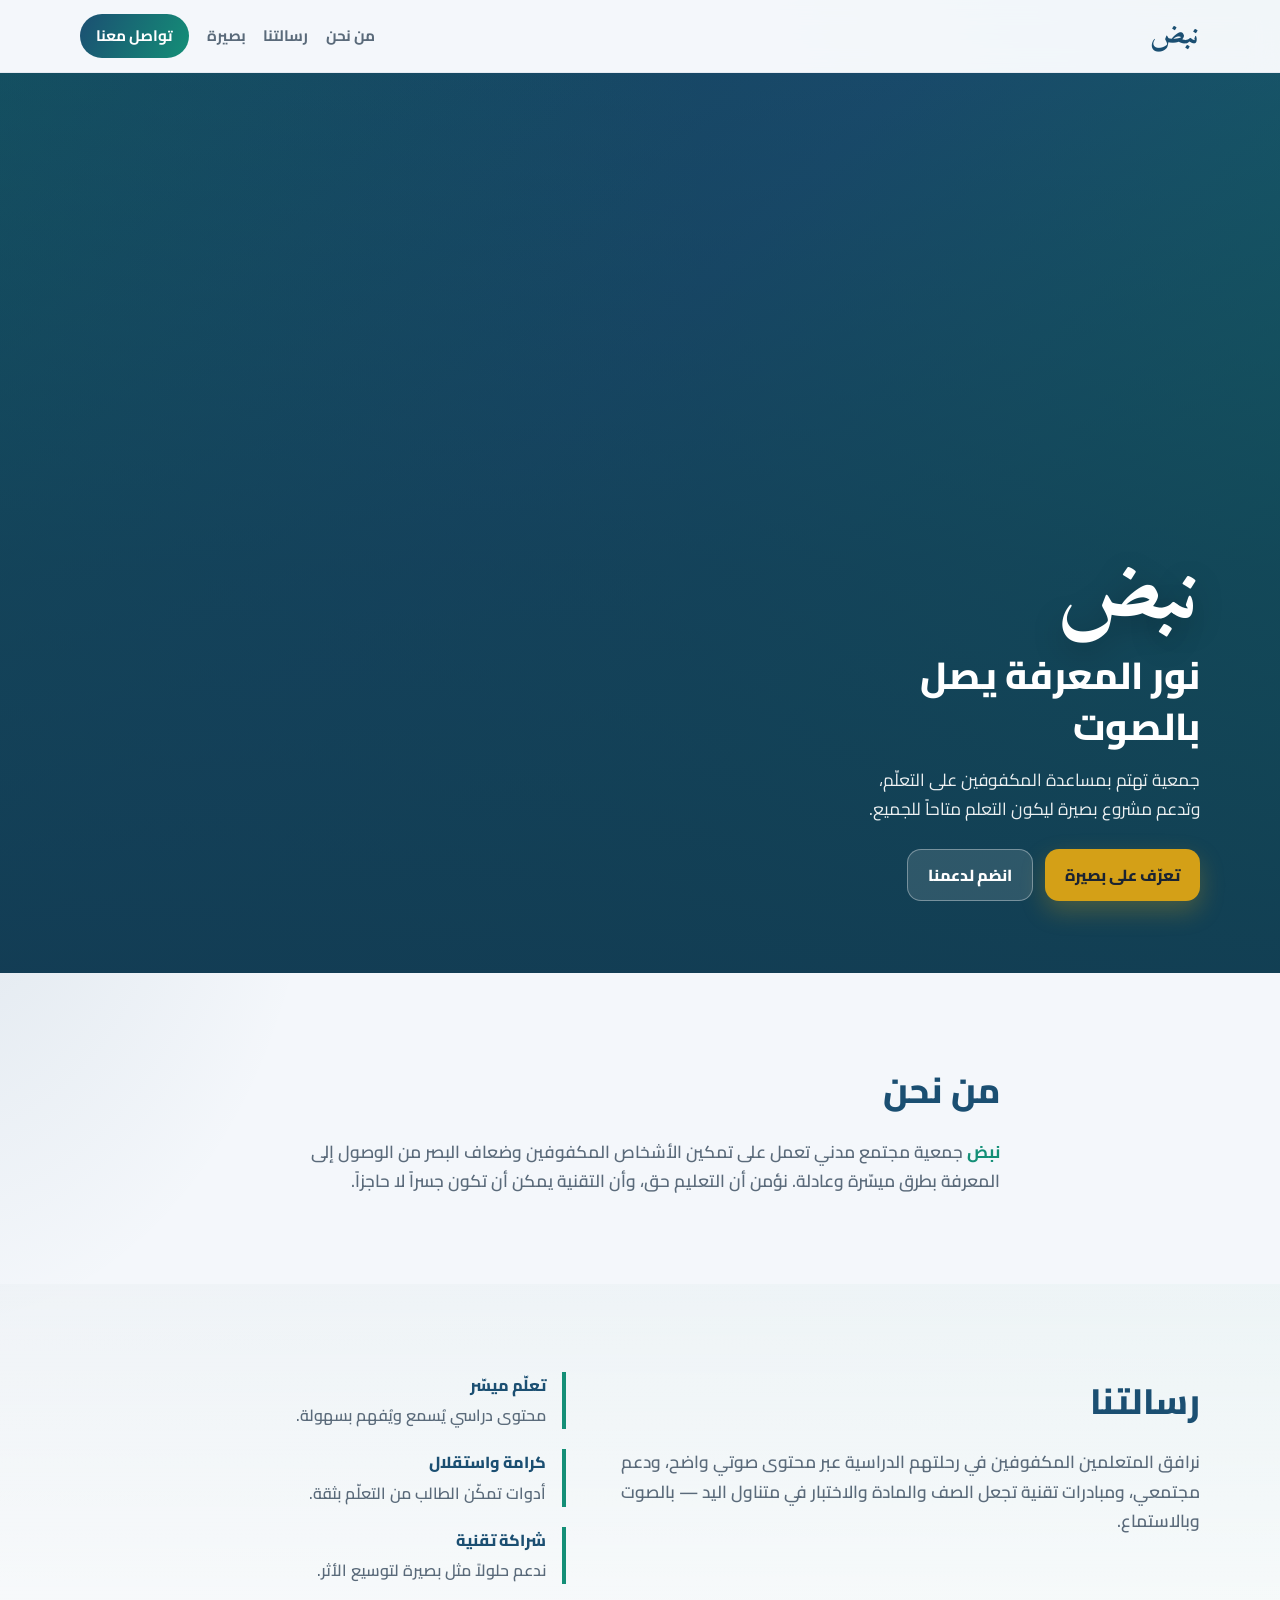
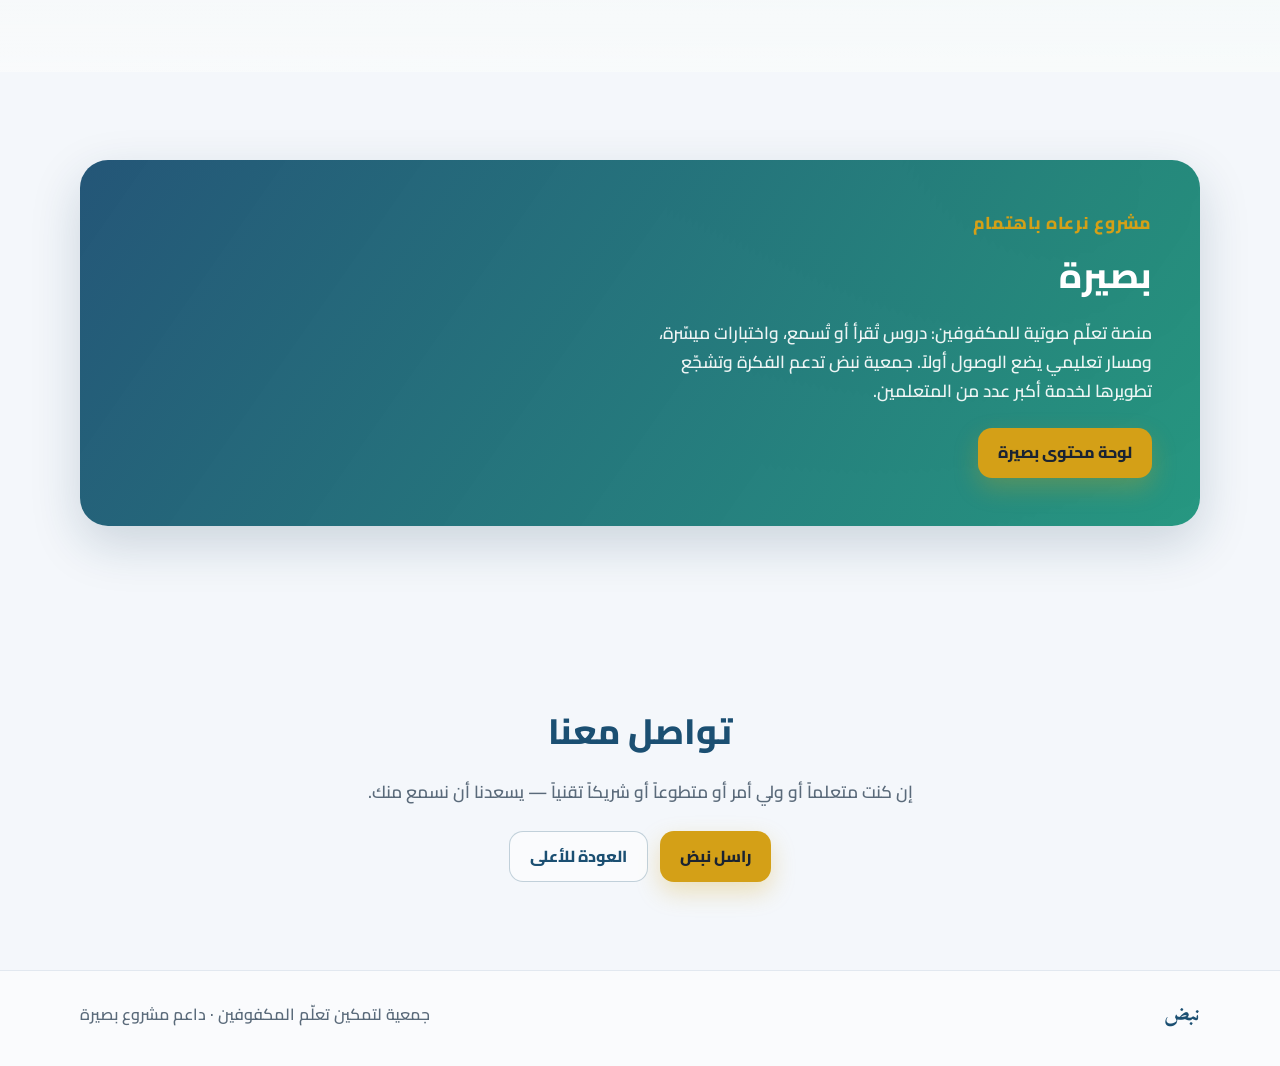
<file: nabd-site/index.html>
<!DOCTYPE html>
<html lang="ar" dir="rtl">
<head>
  <meta charset="UTF-8" />
  <meta name="viewport" content="width=device-width, initial-scale=1" />
  <meta name="description" content="جمعية نبض — دعم تعلم المكفوفين، وداعم مشروع بصيرة للتعلّم الصوتي." />
  <meta name="theme-color" content="#1B4F72" />
  <title>نبض | جمعية تهتم بتعلّم المكفوفين</title>
  <link rel="preconnect" href="https://fonts.googleapis.com" />
  <link rel="preconnect" href="https://fonts.gstatic.com" crossorigin />
  <link href="https://fonts.googleapis.com/css2?family=Cairo:wght@400;600;700;800&family=Amiri:wght@700&display=swap" rel="stylesheet" />
  <link rel="stylesheet" href="styles.css" />
</head>
<body>
  <a class="skip-link" href="#main">تخطّي إلى المحتوى</a>

  <header class="site-header" data-animate="fade">
    <div class="wrap header-inner">
      <a class="logo" href="#top" aria-label="نبض — الصفحة الرئيسية">نبض</a>
      <nav class="nav" aria-label="التنقل الرئيسي">
        <a href="#about">من نحن</a>
        <a href="#mission">رسالتنا</a>
        <a href="#basera">بصيرة</a>
        <a href="#contact" class="nav-cta">تواصل معنا</a>
      </nav>
    </div>
  </header>

  <main id="main">
    <section class="hero" id="top" aria-label="مقدمة">
      <div class="hero-media" aria-hidden="true">
        <div class="hero-shade"></div>
      </div>
      <div class="wrap hero-content">
        <p class="brand" data-animate="rise">نبض</p>
        <h1 data-animate="rise" data-delay="1">نور المعرفة يصل بالصوت</h1>
        <p class="lead" data-animate="rise" data-delay="2">
          جمعية تهتم بمساعدة المكفوفين على التعلّم، وتدعم مشروع بصيرة ليكون التعلم متاحاً للجميع.
        </p>
        <div class="hero-actions" data-animate="rise" data-delay="3">
          <a class="btn btn-primary" href="#basera">تعرّف على بصيرة</a>
          <a class="btn btn-ghost" href="#contact">انضم لدعمنا</a>
        </div>
      </div>
    </section>

    <section class="section about" id="about">
      <div class="wrap narrow">
        <h2 data-animate="rise">من نحن</h2>
        <p data-animate="rise" data-delay="1">
          <strong>نبض</strong> جمعية مجتمع مدني تعمل على تمكين الأشخاص المكفوفين وضعاف البصر من الوصول إلى المعرفة
          بطرق ميسّرة وعادلة. نؤمن أن التعليم حق، وأن التقنية يمكن أن تكون جسراً لا حاجزاً.
        </p>
      </div>
    </section>

    <section class="section mission" id="mission">
      <div class="wrap mission-grid">
        <div class="mission-copy" data-animate="rise">
          <h2>رسالتنا</h2>
          <p>
            نرافق المتعلمين المكفوفين في رحلتهم الدراسية عبر محتوى صوتي واضح، ودعم مجتمعي، ومبادرات تقنية
            تجعل الصف والمادة والاختبار في متناول اليد — بالصوت وبالاستماع.
          </p>
        </div>
        <ul class="mission-points" data-animate="rise" data-delay="1">
          <li>
            <span class="point-title">تعلّم ميسّر</span>
            <span class="point-text">محتوى دراسي يُسمع ويُفهم بسهولة.</span>
          </li>
          <li>
            <span class="point-title">كرامة واستقلال</span>
            <span class="point-text">أدوات تمكّن الطالب من التعلّم بثقة.</span>
          </li>
          <li>
            <span class="point-title">شراكة تقنية</span>
            <span class="point-text">ندعم حلولاً مثل بصيرة لتوسيع الأثر.</span>
          </li>
        </ul>
      </div>
    </section>

    <section class="section basera" id="basera">
      <div class="wrap basera-panel" data-animate="rise">
        <p class="eyebrow">مشروع نرعاه باهتمام</p>
        <h2>بصيرة</h2>
        <p>
          منصة تعلّم صوتية للمكفوفين: دروس تُقرأ أو تُسمع، واختبارات ميسّرة، ومسار تعليمي يضع الوصول أولاً.
          جمعية نبض تدعم الفكرة وتشجّع تطويرها لخدمة أكبر عدد من المتعلمين.
        </p>
        <a class="btn btn-primary" href="https://basera.mobishop.online/admin/" rel="noopener">لوحة محتوى بصيرة</a>
      </div>
    </section>

    <section class="section contact" id="contact">
      <div class="wrap narrow">
        <h2 data-animate="rise">تواصل معنا</h2>
        <p data-animate="rise" data-delay="1">
          إن كنت متعلماً أو ولي أمر أو متطوعاً أو شريكاً تقنياً — يسعدنا أن نسمع منك.
        </p>
        <div class="contact-actions" data-animate="rise" data-delay="2">
          <a class="btn btn-primary" href="mailto:hello@nabd.example">راسل نبض</a>
          <a class="btn btn-ghost" href="#top">العودة للأعلى</a>
        </div>
      </div>
    </section>
  </main>

  <footer class="site-footer">
    <div class="wrap footer-inner">
      <strong>نبض</strong>
      <span>جمعية لتمكين تعلّم المكفوفين · داعم مشروع بصيرة</span>
    </div>
  </footer>

  <script src="main.js" defer></script>
</body>
</html>
</file>
<file: nabd-site/styles.css>
:root {
  --navy: #1B4F72;
  --navy-deep: #123A52;
  --teal: #148F77;
  --gold: #D4A017;
  --ink: #1A2332;
  --muted: #5A6A7A;
  --paper: #F4F7FB;
  --white: #FFFFFF;
  --line: #E2E8F0;
  --font: "Cairo", Tahoma, sans-serif;
  --display: "Amiri", "Cairo", serif;
  --shadow: 0 18px 50px rgba(18, 58, 82, 0.18);
  --radius: 18px;
  --wrap: min(1120px, calc(100% - 2.5rem));
}

*,
*::before,
*::after {
  box-sizing: border-box;
}

html {
  scroll-behavior: smooth;
}

body {
  margin: 0;
  font-family: var(--font);
  color: var(--ink);
  background:
    radial-gradient(ellipse 80% 50% at 100% -10%, rgba(20, 143, 119, 0.12), transparent 55%),
    radial-gradient(ellipse 60% 40% at -5% 30%, rgba(27, 79, 114, 0.10), transparent 50%),
    var(--paper);
  line-height: 1.7;
}

img {
  max-width: 100%;
  display: block;
}

a {
  color: inherit;
  text-decoration: none;
}

.skip-link {
  position: absolute;
  inset-inline-start: 1rem;
  top: -3rem;
  background: var(--navy);
  color: #fff;
  padding: 0.6rem 1rem;
  border-radius: 10px;
  z-index: 100;
  font-weight: 700;
}

.skip-link:focus {
  top: 1rem;
}

.wrap {
  width: var(--wrap);
  margin-inline: auto;
}

.wrap.narrow {
  width: min(720px, calc(100% - 2.5rem));
}

/* Header */
.site-header {
  position: sticky;
  top: 0;
  z-index: 50;
  backdrop-filter: blur(14px);
  background: rgba(244, 247, 251, 0.86);
  border-bottom: 1px solid rgba(226, 232, 240, 0.8);
}

.header-inner {
  display: flex;
  align-items: center;
  justify-content: space-between;
  gap: 1rem;
  min-height: 72px;
}

.logo {
  font-family: var(--display);
  font-size: 1.85rem;
  font-weight: 700;
  color: var(--navy);
  letter-spacing: 0.02em;
}

.nav {
  display: flex;
  flex-wrap: wrap;
  align-items: center;
  gap: 0.35rem 1.1rem;
  font-weight: 700;
  font-size: 0.95rem;
  color: var(--muted);
}

.nav a:hover,
.nav a:focus-visible {
  color: var(--teal);
}

.nav-cta {
  background: linear-gradient(115deg, var(--navy), var(--teal));
  color: #fff !important;
  padding: 0.55rem 1rem;
  border-radius: 999px;
}

.nav-cta:hover {
  filter: brightness(1.05);
}

/* Hero */
.hero {
  position: relative;
  min-height: 100svh;
  display: grid;
  align-items: end;
  overflow: hidden;
  color: #fff;
}

.hero-media {
  position: absolute;
  inset: 0;
  background:
    linear-gradient(135deg, #154360 0%, #1B4F72 42%, #117A65 100%),
    radial-gradient(circle at 80% 20%, rgba(212, 160, 23, 0.28), transparent 42%);
}

.hero-media img {
  width: 100%;
  height: 100%;
  object-fit: cover;
  transform: scale(1.06);
  animation: heroKen 18s ease-in-out infinite alternate;
}

.hero-shade {
  position: absolute;
  inset: 0;
  background:
    linear-gradient(180deg, rgba(18, 58, 82, 0.25) 0%, rgba(18, 58, 82, 0.72) 55%, rgba(18, 58, 82, 0.92) 100%),
    linear-gradient(90deg, rgba(20, 143, 119, 0.25), transparent 55%);
}

.hero-content {
  position: relative;
  z-index: 1;
  padding: 7rem 0 4.5rem;
}

.brand {
  margin: 0 0 0.6rem;
  font-family: var(--display);
  font-size: clamp(3rem, 8vw, 5.5rem);
  font-weight: 700;
  line-height: 1;
  color: #fff;
  text-shadow: 0 8px 30px rgba(0, 0, 0, 0.25);
}

.hero h1 {
  margin: 0 0 0.85rem;
  max-width: 14ch;
  font-size: clamp(1.55rem, 3.4vw, 2.35rem);
  font-weight: 800;
  line-height: 1.35;
}

.lead {
  margin: 0 0 1.6rem;
  max-width: 36ch;
  font-size: 1.08rem;
  color: rgba(255, 255, 255, 0.92);
}

.hero-actions,
.contact-actions {
  display: flex;
  flex-wrap: wrap;
  gap: 0.75rem;
}

.btn {
  display: inline-flex;
  align-items: center;
  justify-content: center;
  min-height: 48px;
  padding: 0.7rem 1.25rem;
  border-radius: 14px;
  font-weight: 800;
  transition: transform 0.18s ease, background 0.18s ease, box-shadow 0.18s ease;
}

.btn:hover {
  transform: translateY(-2px);
}

.btn-primary {
  background: var(--gold);
  color: var(--ink);
  box-shadow: 0 10px 24px rgba(212, 160, 23, 0.28);
}

.btn-primary:hover {
  background: #e0b028;
}

.btn-ghost {
  background: rgba(255, 255, 255, 0.12);
  color: #fff;
  border: 1px solid rgba(255, 255, 255, 0.35);
}

.section .btn-ghost {
  color: var(--navy);
  border-color: rgba(27, 79, 114, 0.25);
  background: rgba(255, 255, 255, 0.55);
}

/* Sections */
.section {
  padding: 5.5rem 0;
}

.section h2 {
  margin: 0 0 1rem;
  font-size: clamp(1.7rem, 3vw, 2.2rem);
  font-weight: 800;
  color: var(--navy);
}

.about p,
.mission-copy p,
.basera-panel p,
.contact p {
  margin: 0;
  font-size: 1.08rem;
  color: var(--muted);
  font-weight: 600;
}

.about strong {
  color: var(--teal);
}

.mission {
  background:
    linear-gradient(180deg, rgba(255, 255, 255, 0.35), rgba(255, 255, 255, 0.75)),
    linear-gradient(135deg, rgba(27, 79, 114, 0.06), rgba(20, 143, 119, 0.08));
}

.mission-grid {
  display: grid;
  grid-template-columns: 1.1fr 0.9fr;
  gap: 2.5rem;
  align-items: start;
}

.mission-points {
  list-style: none;
  margin: 0;
  padding: 0;
  display: grid;
  gap: 1.25rem;
}

.mission-points li {
  padding-inline-start: 1rem;
  border-inline-start: 4px solid var(--teal);
}

.point-title {
  display: block;
  font-weight: 800;
  color: var(--navy);
  margin-bottom: 0.2rem;
}

.point-text {
  color: var(--muted);
  font-weight: 600;
}

.basera-panel {
  background:
    linear-gradient(125deg, rgba(27, 79, 114, 0.96), rgba(20, 143, 119, 0.92)),
    radial-gradient(circle at 90% 10%, rgba(212, 160, 23, 0.28), transparent 40%);
  color: #fff;
  border-radius: 28px;
  padding: clamp(1.8rem, 4vw, 3rem);
  box-shadow: var(--shadow);
}

.basera-panel .eyebrow {
  margin: 0 0 0.5rem;
  color: var(--gold);
  font-weight: 800;
  letter-spacing: 0.04em;
}

.basera-panel h2 {
  color: #fff;
  margin-bottom: 0.75rem;
}

.basera-panel p {
  color: rgba(255, 255, 255, 0.92);
  margin-bottom: 1.4rem;
  max-width: 52ch;
}

.contact {
  text-align: center;
}

.contact .contact-actions {
  justify-content: center;
  margin-top: 1.5rem;
}

.site-footer {
  border-top: 1px solid var(--line);
  padding: 1.6rem 0 2rem;
  background: rgba(255, 255, 255, 0.55);
}

.footer-inner {
  display: flex;
  flex-wrap: wrap;
  gap: 0.5rem 1rem;
  align-items: baseline;
  justify-content: space-between;
  color: var(--muted);
  font-weight: 600;
}

.footer-inner strong {
  font-family: var(--display);
  font-size: 1.35rem;
  color: var(--navy);
}

/* Motion */
[data-animate] {
  opacity: 0;
  transform: translateY(18px);
  transition: opacity 0.7s ease, transform 0.7s ease;
}

[data-animate].is-in {
  opacity: 1;
  transform: none;
}

[data-delay="1"] { transition-delay: 0.12s; }
[data-delay="2"] { transition-delay: 0.24s; }
[data-delay="3"] { transition-delay: 0.36s; }

@keyframes heroKen {
  from { transform: scale(1.06) translate3d(0, 0, 0); }
  to { transform: scale(1.12) translate3d(1.5%, -1%, 0); }
}

@media (prefers-reduced-motion: reduce) {
  html { scroll-behavior: auto; }
  .hero-media img { animation: none; transform: none; }
  [data-animate] {
    opacity: 1;
    transform: none;
    transition: none;
  }
  .btn:hover { transform: none; }
}

@media (max-width: 860px) {
  .mission-grid {
    grid-template-columns: 1fr;
    gap: 1.75rem;
  }

  .nav {
    font-size: 0.88rem;
    gap: 0.35rem 0.8rem;
  }
}

@media (max-width: 640px) {
  .header-inner {
    flex-direction: column;
    align-items: flex-start;
    padding: 0.85rem 0;
  }

  .hero-content {
    padding-top: 6rem;
  }

  .brand {
    font-size: 3.2rem;
  }
}
</file>
